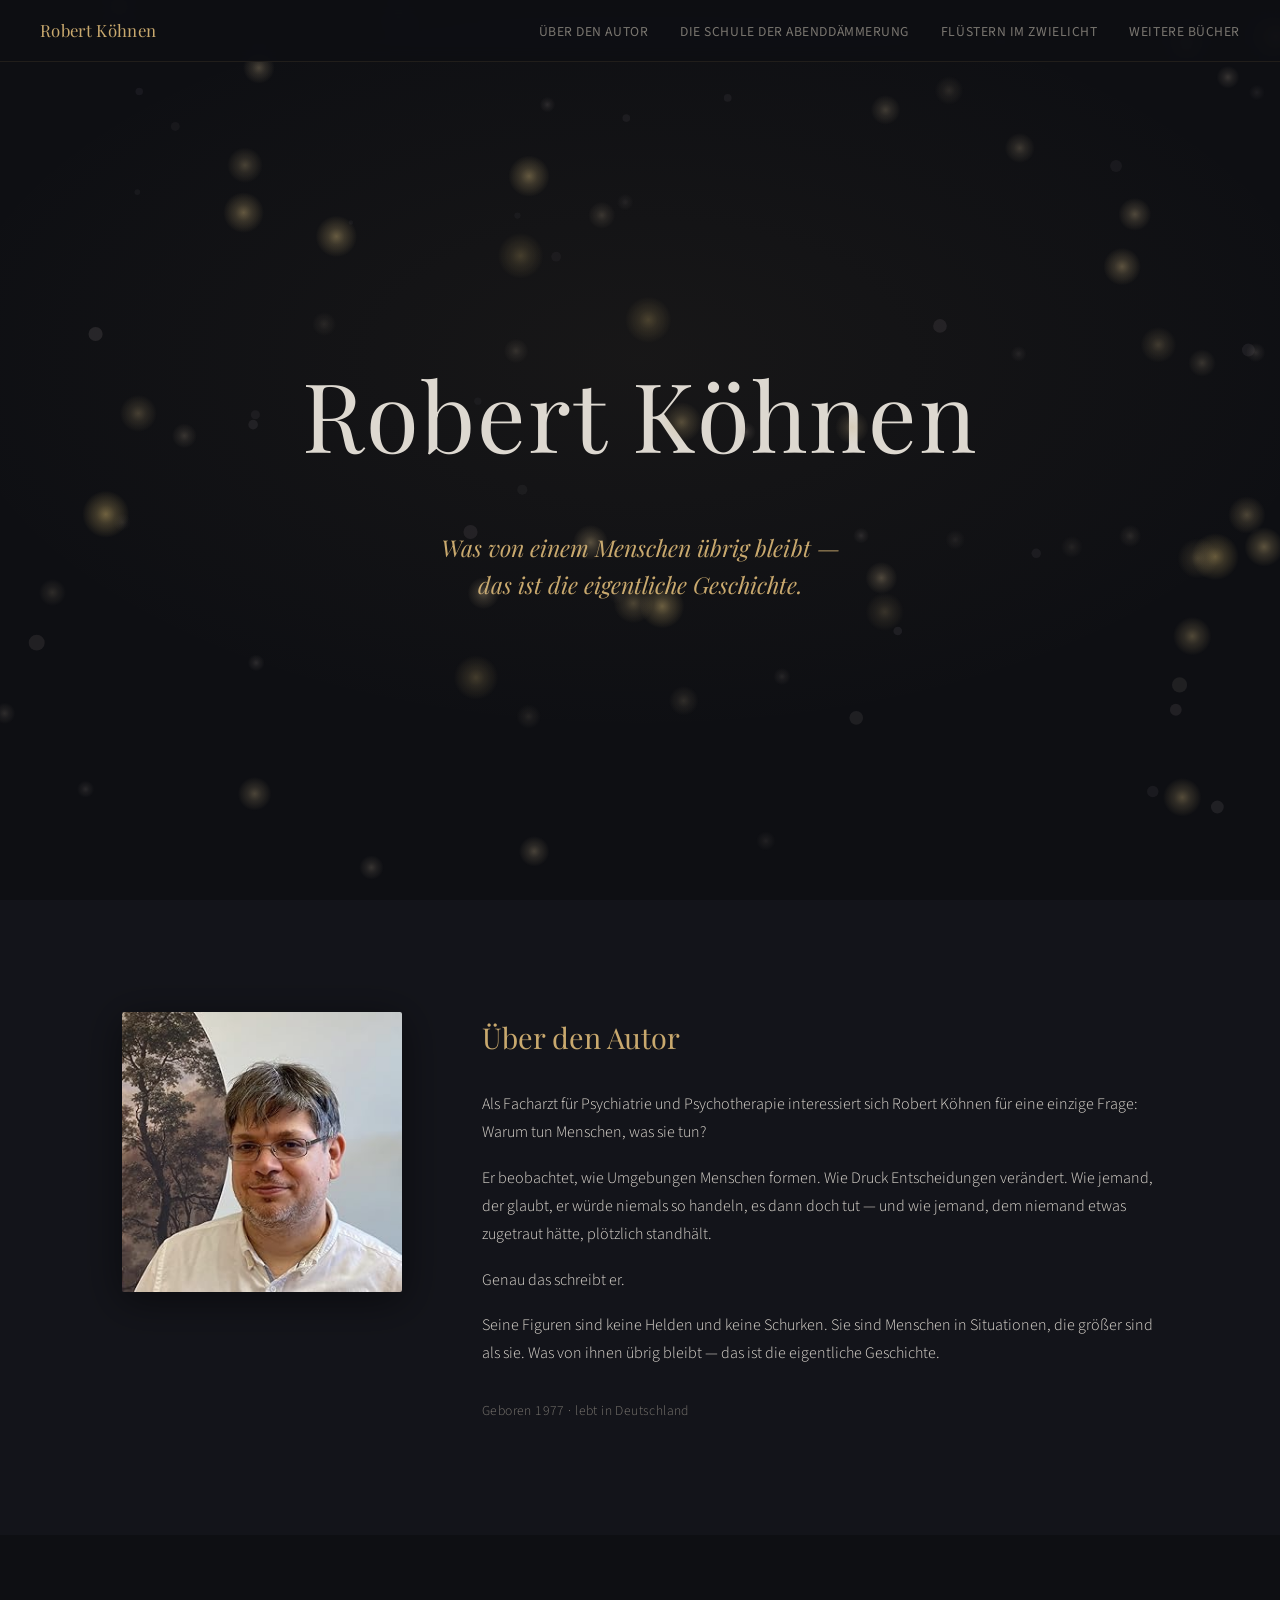
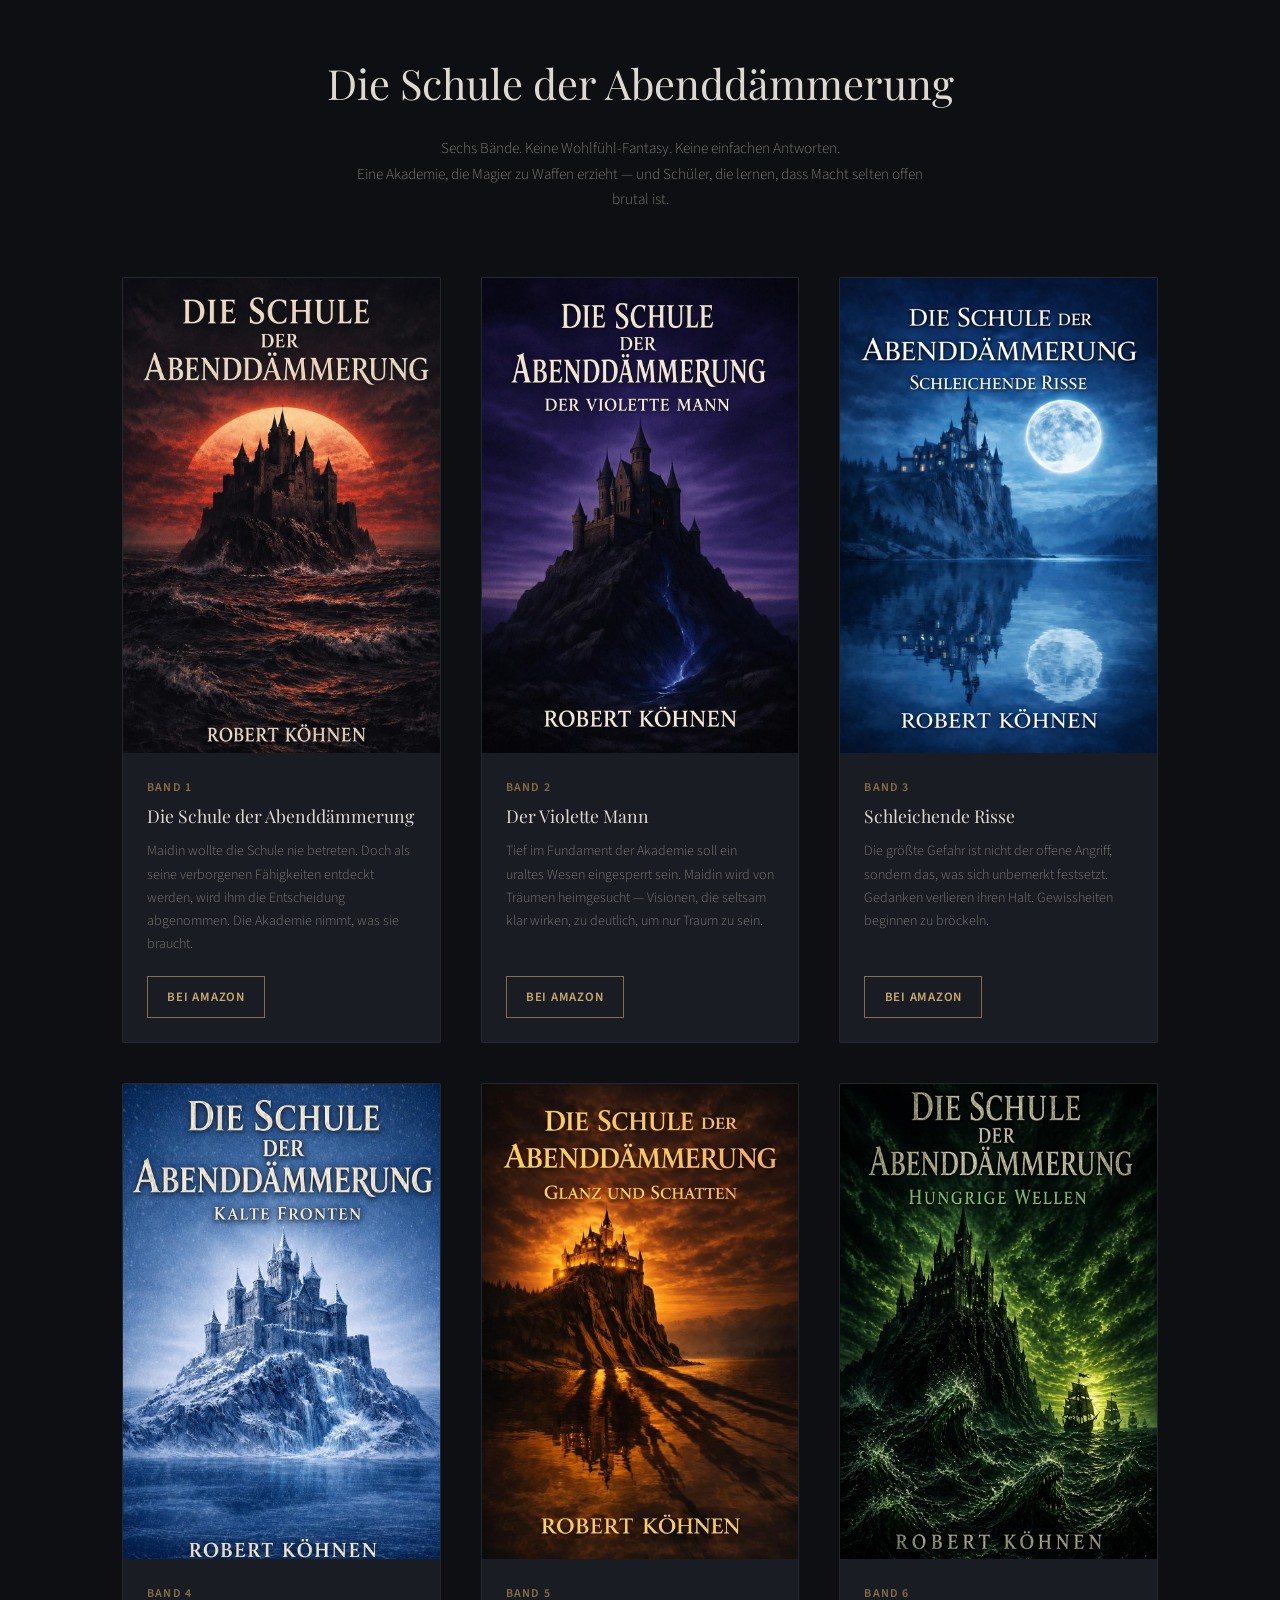
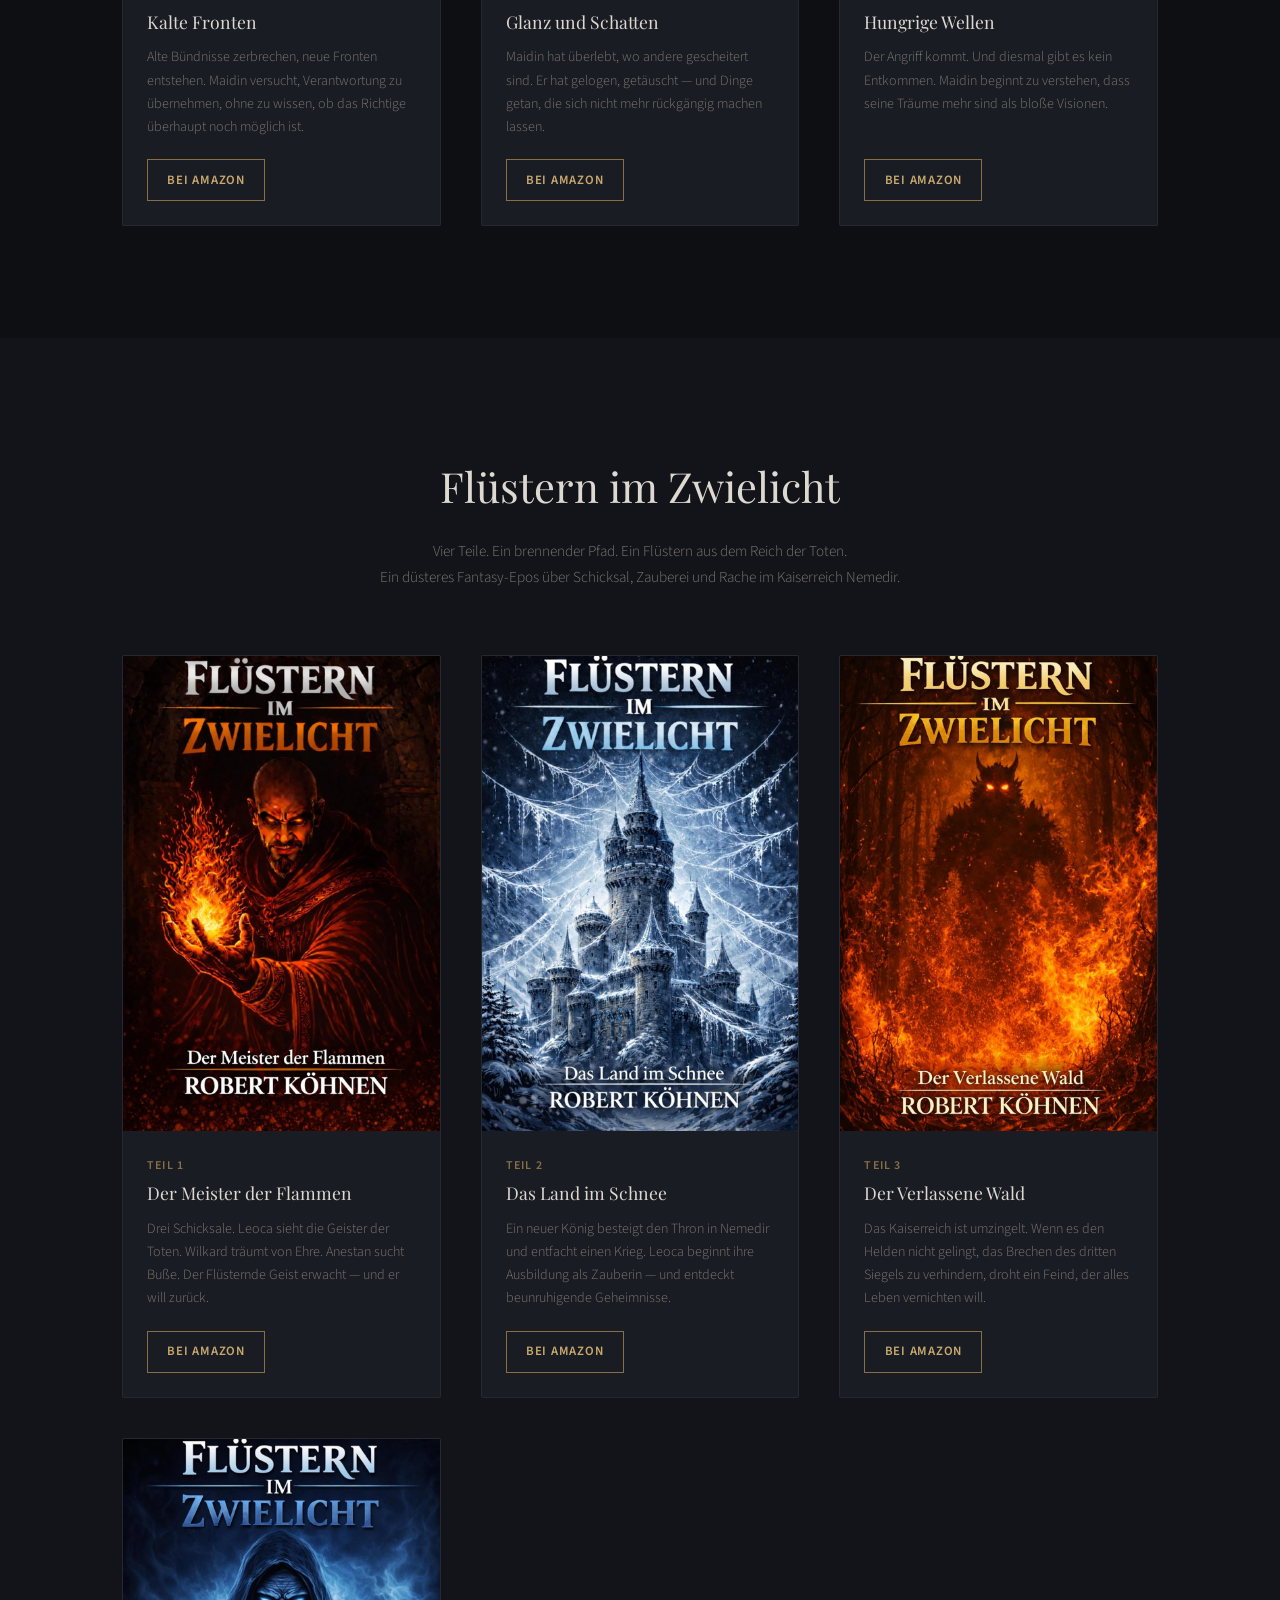
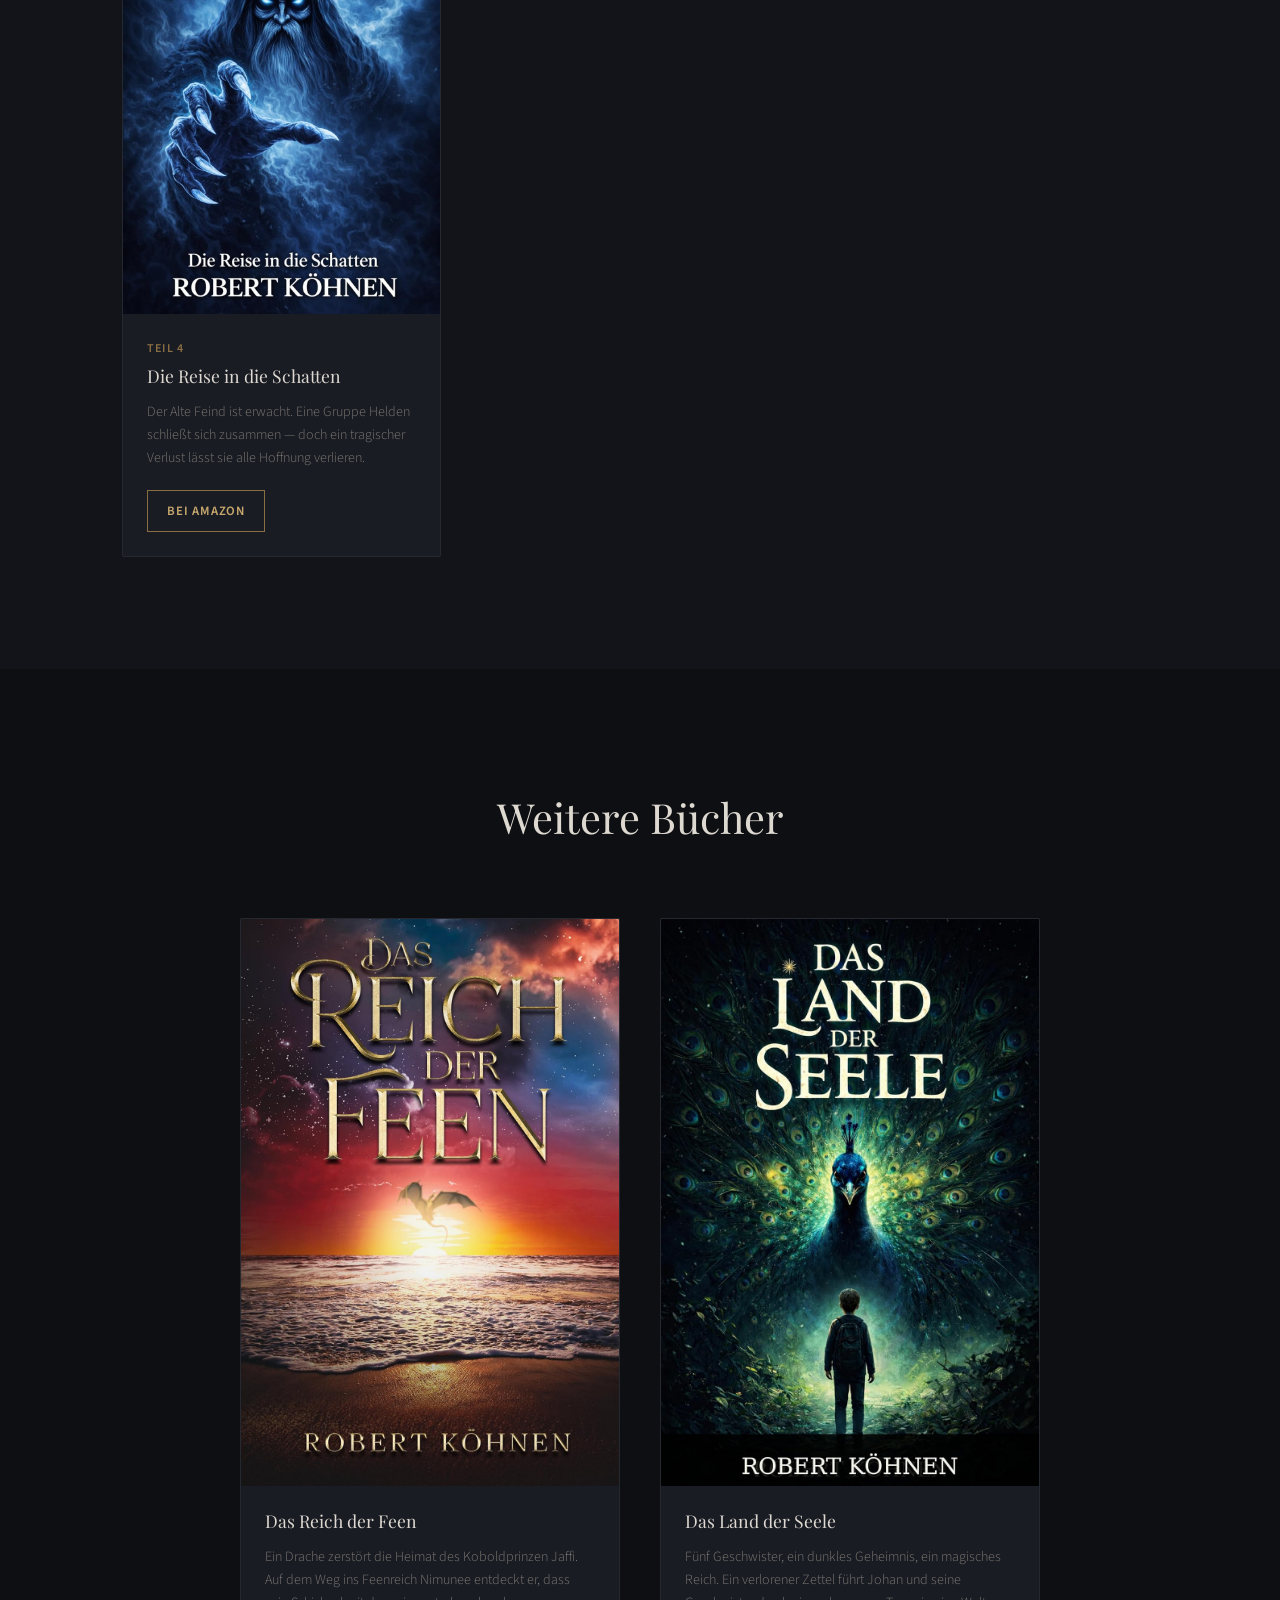
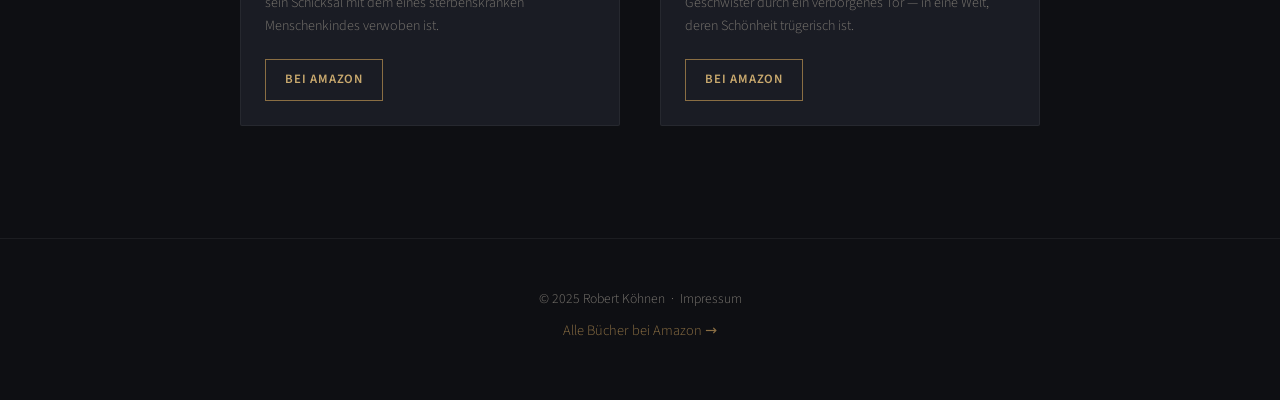
<file: index.html>
<!DOCTYPE html>
<html lang="de">
<head>
  <meta charset="UTF-8">
  <meta name="viewport" content="width=device-width, initial-scale=1.0">
  <title>Robert Köhnen – Autor</title>
  <link rel="icon" href="favicon.svg" type="image/svg+xml">
  <link rel="stylesheet" href="fonts.css">
  <link rel="stylesheet" href="style.css">
</head>

<body>

  <canvas id="particles"></canvas>

  <nav>
    <span class="nav-name">Robert Köhnen</span>
    <ul>
      <li><a href="#autor">Über den Autor</a></li>
      <li><a href="#schule">Die Schule der Abenddämmerung</a></li>
      <li><a href="#fluestern">Flüstern im Zwielicht</a></li>
      <li><a href="#einzelbaende">Weitere Bücher</a></li>
    </ul>
  </nav>

  <!-- HERO -->
  <section class="hero">
    <div class="hero-inner">
      <h1>Robert Köhnen</h1>
      <p class="tagline">Was von einem Menschen übrig bleibt —<br>das ist die eigentliche Geschichte.</p>
    </div>
  </section>

  <!-- AUTOR -->
  <section class="autor" id="autor">
    <div class="container autor-grid">
      <div class="autor-foto">
        <img src="robert_koehnen.jpg" alt="Robert Köhnen">
      </div>
      <div class="autor-text">
        <h2>Über den Autor</h2>
        <p>Als Facharzt für Psychiatrie und Psychotherapie interessiert sich Robert Köhnen für eine einzige Frage: Warum tun Menschen, was sie tun?</p>
        <p>Er beobachtet, wie Umgebungen Menschen formen. Wie Druck Entscheidungen verändert. Wie jemand, der glaubt, er würde niemals so handeln, es dann doch tut — und wie jemand, dem niemand etwas zugetraut hätte, plötzlich standhält.</p>
        <p>Genau das schreibt er.</p>
        <p>Seine Figuren sind keine Helden und keine Schurken. Sie sind Menschen in Situationen, die größer sind als sie. Was von ihnen übrig bleibt — das ist die eigentliche Geschichte.</p>
        <p class="autor-meta">Geboren 1977 · lebt in Deutschland</p>
      </div>
    </div>
  </section>

  <!-- SERIE 1: SCHULE DER ABENDDÄMMERUNG -->
  <section class="serie" id="schule">
    <div class="container">
      <div class="serie-header">
        <h2>Die Schule der Abenddämmerung</h2>
        <p class="serie-beschreibung">Sechs Bände. Keine Wohlfühl-Fantasy. Keine einfachen Antworten.<br>Eine Akademie, die Magier zu Waffen erzieht — und Schüler, die lernen, dass Macht selten offen brutal ist.</p>
      </div>
      <div class="buecher-grid">

        <article class="buch">
          <a href="https://www.amazon.de/dp/B0DW3RSDLP" target="_blank" rel="noopener" class="buch-cover-link">
            <img src="covers/Die_Schule_der_Abenddaemmerung_1.jpg" alt="Die Schule der Abenddämmerung – Band 1">
          </a>
          <div class="buch-info">
            <span class="buch-band">Band 1</span>
            <h3>Die Schule der Abenddämmerung</h3>
            <p>Maidin wollte die Schule nie betreten. Doch als seine verborgenen Fähigkeiten entdeckt werden, wird ihm die Entscheidung abgenommen. Die Akademie nimmt, was sie braucht.</p>
            <a href="https://www.amazon.de/dp/B0DW3RSDLP" target="_blank" rel="noopener" class="btn">Bei Amazon</a>
          </div>
        </article>

        <article class="buch">
          <a href="https://www.amazon.de/dp/B0GFCYH3LP" target="_blank" rel="noopener" class="buch-cover-link">
            <img src="covers/Die_Schule_der_Abenddaemmerung_2_Der_violette_Mann.jpg" alt="Der Violette Mann – Band 2">
          </a>
          <div class="buch-info">
            <span class="buch-band">Band 2</span>
            <h3>Der Violette Mann</h3>
            <p>Tief im Fundament der Akademie soll ein uraltes Wesen eingesperrt sein. Maidin wird von Träumen heimgesucht — Visionen, die seltsam klar wirken, zu deutlich, um nur Traum zu sein.</p>
            <a href="https://www.amazon.de/dp/B0GFCYH3LP" target="_blank" rel="noopener" class="btn">Bei Amazon</a>
          </div>
        </article>

        <article class="buch">
          <a href="https://www.amazon.de/dp/B0GL792RVC" target="_blank" rel="noopener" class="buch-cover-link">
            <img src="covers/Die_Schule_der_Abenddaemmerung_3_Schleichende_Risse.jpg" alt="Schleichende Risse – Band 3">
          </a>
          <div class="buch-info">
            <span class="buch-band">Band 3</span>
            <h3>Schleichende Risse</h3>
            <p>Die größte Gefahr ist nicht der offene Angriff, sondern das, was sich unbemerkt festsetzt. Gedanken verlieren ihren Halt. Gewissheiten beginnen zu bröckeln.</p>
            <a href="https://www.amazon.de/dp/B0GL792RVC" target="_blank" rel="noopener" class="btn">Bei Amazon</a>
          </div>
        </article>

        <article class="buch">
          <a href="https://www.amazon.de/dp/B0GM6MSXHT" target="_blank" rel="noopener" class="buch-cover-link">
            <img src="covers/Die_Schule_der_Abenddaemmerung_4_Kalte_Fronten.jpg" alt="Kalte Fronten – Band 4">
          </a>
          <div class="buch-info">
            <span class="buch-band">Band 4</span>
            <h3>Kalte Fronten</h3>
            <p>Alte Bündnisse zerbrechen, neue Fronten entstehen. Maidin versucht, Verantwortung zu übernehmen, ohne zu wissen, ob das Richtige überhaupt noch möglich ist.</p>
            <a href="https://www.amazon.de/dp/B0GM6MSXHT" target="_blank" rel="noopener" class="btn">Bei Amazon</a>
          </div>
        </article>

        <article class="buch">
          <a href="https://www.amazon.de/dp/B0GTM6X7NL" target="_blank" rel="noopener" class="buch-cover-link">
            <img src="covers/Die_Schule_der_Abenddaemmerung_5_Glanz_und_Schatten.jpg" alt="Glanz und Schatten – Band 5">
          </a>
          <div class="buch-info">
            <span class="buch-band">Band 5</span>
            <h3>Glanz und Schatten</h3>
            <p>Maidin hat überlebt, wo andere gescheitert sind. Er hat gelogen, getäuscht — und Dinge getan, die sich nicht mehr rückgängig machen lassen.</p>
            <a href="https://www.amazon.de/dp/B0GTM6X7NL" target="_blank" rel="noopener" class="btn">Bei Amazon</a>
          </div>
        </article>

        <article class="buch">
          <a href="https://www.amazon.de/dp/B0GYXBF84Q" target="_blank" rel="noopener" class="buch-cover-link">
            <img src="covers/Die_Schule_der_Abenddaemmerung_6_Hungrige_Welten.jpg" alt="Hungrige Wellen – Band 6">
          </a>
          <div class="buch-info">
            <span class="buch-band">Band 6</span>
            <h3>Hungrige Wellen</h3>
            <p>Der Angriff kommt. Und diesmal gibt es kein Entkommen. Maidin beginnt zu verstehen, dass seine Träume mehr sind als bloße Visionen.</p>
            <a href="https://www.amazon.de/dp/B0GYXBF84Q" target="_blank" rel="noopener" class="btn">Bei Amazon</a>
          </div>
        </article>

      </div>
    </div>
  </section>

  <!-- SERIE 2: FLÜSTERN IM ZWIELICHT -->
  <section class="serie serie-alt" id="fluestern">
    <div class="container">
      <div class="serie-header">
        <h2>Flüstern im Zwielicht</h2>
        <p class="serie-beschreibung">Vier Teile. Ein brennender Pfad. Ein Flüstern aus dem Reich der Toten.<br>Ein düsteres Fantasy-Epos über Schicksal, Zauberei und Rache im Kaiserreich Nemedir.</p>
      </div>
      <div class="buecher-grid">

        <article class="buch">
          <a href="https://www.amazon.de/dp/B0DW3TN7VP" target="_blank" rel="noopener" class="buch-cover-link">
            <img src="covers/Fluestern_im_Zwielicht_1_Der Meister_der_Flammen.jpg" alt="Der Meister der Flammen – Teil 1">
          </a>
          <div class="buch-info">
            <span class="buch-band">Teil 1</span>
            <h3>Der Meister der Flammen</h3>
            <p>Drei Schicksale. Leoca sieht die Geister der Toten. Wilkard träumt von Ehre. Anestan sucht Buße. Der Flüsternde Geist erwacht — und er will zurück.</p>
            <a href="https://www.amazon.de/dp/B0DW3TN7VP" target="_blank" rel="noopener" class="btn">Bei Amazon</a>
          </div>
        </article>

        <article class="buch">
          <a href="https://www.amazon.de/dp/B0F2HV4L21" target="_blank" rel="noopener" class="buch-cover-link">
            <img src="covers/Fluestern_im_Zwielicht_2_Das_Land_im_Schnee.jpg" alt="Das Land im Schnee – Teil 2">
          </a>
          <div class="buch-info">
            <span class="buch-band">Teil 2</span>
            <h3>Das Land im Schnee</h3>
            <p>Ein neuer König besteigt den Thron in Nemedir und entfacht einen Krieg. Leoca beginnt ihre Ausbildung als Zauberin — und entdeckt beunruhigende Geheimnisse.</p>
            <a href="https://www.amazon.de/dp/B0F2HV4L21" target="_blank" rel="noopener" class="btn">Bei Amazon</a>
          </div>
        </article>

        <article class="buch">
          <a href="https://www.amazon.de/dp/B0F2HWT17M" target="_blank" rel="noopener" class="buch-cover-link">
            <img src="covers/Fluestern_im_Zwielicht_3_Der_Verlassene_Wald.jpg" alt="Der Verlassene Wald – Teil 3">
          </a>
          <div class="buch-info">
            <span class="buch-band">Teil 3</span>
            <h3>Der Verlassene Wald</h3>
            <p>Das Kaiserreich ist umzingelt. Wenn es den Helden nicht gelingt, das Brechen des dritten Siegels zu verhindern, droht ein Feind, der alles Leben vernichten will.</p>
            <a href="https://www.amazon.de/dp/B0F2HWT17M" target="_blank" rel="noopener" class="btn">Bei Amazon</a>
          </div>
        </article>

        <article class="buch">
          <a href="https://www.amazon.de/dp/B0F2HX351V" target="_blank" rel="noopener" class="buch-cover-link">
            <img src="covers/Fluestern_im_Zwielicht_4_Die_Reise_in_die_Schatten.jpg" alt="Die Reise in die Schatten – Teil 4">
          </a>
          <div class="buch-info">
            <span class="buch-band">Teil 4</span>
            <h3>Die Reise in die Schatten</h3>
            <p>Der Alte Feind ist erwacht. Eine Gruppe Helden schließt sich zusammen — doch ein tragischer Verlust lässt sie alle Hoffnung verlieren.</p>
            <a href="https://www.amazon.de/dp/B0F2HX351V" target="_blank" rel="noopener" class="btn">Bei Amazon</a>
          </div>
        </article>

      </div>
    </div>
  </section>

  <!-- EINZELBÄNDE -->
  <section class="serie" id="einzelbaende">
    <div class="container">
      <div class="serie-header">
        <h2>Weitere Bücher</h2>
      </div>
      <div class="buecher-grid buecher-grid--zwei">

        <article class="buch">
          <a href="https://www.amazon.de/dp/B0DDQDQMM8" target="_blank" rel="noopener" class="buch-cover-link">
            <img src="covers/Das_Reich_der_Feen.jpg" alt="Das Reich der Feen">
          </a>
          <div class="buch-info">
            <h3>Das Reich der Feen</h3>
            <p>Ein Drache zerstört die Heimat des Koboldprinzen Jaffi. Auf dem Weg ins Feenreich Nimunee entdeckt er, dass sein Schicksal mit dem eines sterbenskranken Menschenkindes verwoben ist.</p>
            <a href="https://www.amazon.de/dp/B0DDQDQMM8" target="_blank" rel="noopener" class="btn">Bei Amazon</a>
          </div>
        </article>

        <article class="buch">
          <a href="https://www.amazon.de/dp/B0GN89JVM9" target="_blank" rel="noopener" class="buch-cover-link">
            <img src="covers/Das_Land_der_Seele.jpg" alt="Das Land der Seele">
          </a>
          <div class="buch-info">
            <h3>Das Land der Seele</h3>
            <p>Fünf Geschwister, ein dunkles Geheimnis, ein magisches Reich. Ein verlorener Zettel führt Johan und seine Geschwister durch ein verborgenes Tor — in eine Welt, deren Schönheit trügerisch ist.</p>
            <a href="https://www.amazon.de/dp/B0GN89JVM9" target="_blank" rel="noopener" class="btn">Bei Amazon</a>
          </div>
        </article>

      </div>
    </div>
  </section>

  <!-- FOOTER -->
  <footer>
    <div class="container">
      <p>© 2025 Robert Köhnen &nbsp;·&nbsp; <a href="impressum.html">Impressum</a></p>
      <p class="footer-amazon"><a href="https://www.amazon.de/stores/Robert-K%C3%B6hnen/author/B0DGB2V4HJ" target="_blank" rel="noopener">Alle Bücher bei Amazon →</a></p>
    </div>
  </footer>

  <script>
    const canvas = document.getElementById('particles');
    const ctx = canvas.getContext('2d');
    let particles = [];

    function resize() {
      canvas.width  = window.innerWidth;
      canvas.height = window.innerHeight;
    }

    function randomBetween(a, b) {
      return a + Math.random() * (b - a);
    }

    function createParticle() {
      // depth 0 = weit weg (klein, dunkel, langsam), depth 1 = nah (groß, hell, schnell)
      const depth = randomBetween(0, 1);
      return {
        x:       randomBetween(0, canvas.width),
        y:       randomBetween(0, canvas.height),
        depth,
        size:    2 + depth * 22,          // 2px (fern) bis 24px (nah)
        speedY:  0.05 + depth * 0.5,
        speedX:  randomBetween(-0.05, 0.05) * (0.3 + depth),
        opacity: 0.056 + depth * 0.455,
        flicker: randomBetween(0, Math.PI * 2),
      };
    }

    function init() {
      resize();
      particles = Array.from({ length: 90 }, createParticle);
      // Nach Tiefe sortieren: ferne zuerst zeichnen, nahe obendrauf
      particles.sort((a, b) => a.depth - b.depth);
    }

    function draw() {
      ctx.clearRect(0, 0, canvas.width, canvas.height);

      particles.forEach(p => {
        p.flicker += 0.008 + p.depth * 0.01;
        const alpha = p.opacity * (0.75 + 0.25 * Math.sin(p.flicker));

        // Farbabstufung: fern = kühles Blaugrau, nah = warmes Gold
        const r = Math.round(160 + p.depth * 55);   // 160 → 215
        const g = Math.round(155 + p.depth * 30);   // 155 → 185
        const b = Math.round(180 - p.depth * 70);   // 180 → 110

        // Nahe Partikel: Glüheffekt via radialen Gradienten
        if (p.size > 8) {
          const grad = ctx.createRadialGradient(p.x, p.y, 0, p.x, p.y, p.size);
          grad.addColorStop(0,   `rgba(${r}, ${g}, ${b}, ${alpha})`);
          grad.addColorStop(0.4, `rgba(${r}, ${g}, ${b}, ${alpha * 0.5})`);
          grad.addColorStop(1,   `rgba(${r}, ${g}, ${b}, 0)`);
          ctx.beginPath();
          ctx.arc(p.x, p.y, p.size, 0, Math.PI * 2);
          ctx.fillStyle = grad;
          ctx.fill();
        } else {
          ctx.beginPath();
          ctx.arc(p.x, p.y, p.size, 0, Math.PI * 2);
          ctx.fillStyle = `rgba(${r}, ${g}, ${b}, ${alpha})`;
          ctx.fill();
        }

        p.y -= p.speedY;
        p.x += p.speedX;

        if (p.y < -p.size * 2) {
          p.y = canvas.height + p.size;
          p.x = randomBetween(0, canvas.width);
        }
      });

      requestAnimationFrame(draw);
    }

    window.addEventListener('resize', () => { resize(); });
    init();
    draw();
  </script>
</body>
</html>
</file>
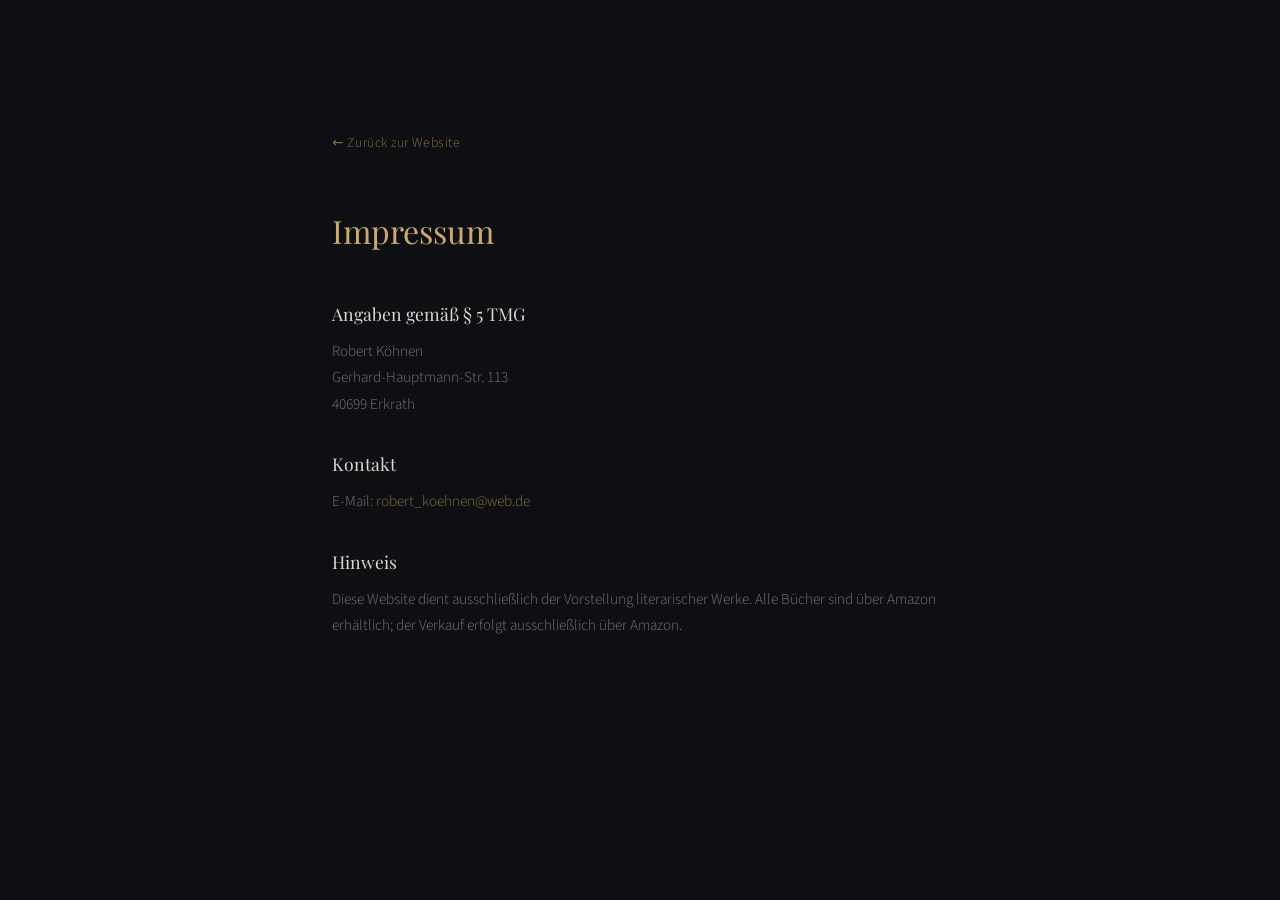
<file: impressum.html>
<!DOCTYPE html>
<html lang="de">
<head>
  <meta charset="UTF-8">
  <meta name="viewport" content="width=device-width, initial-scale=1.0">
  <title>Impressum – Robert Köhnen</title>
  <link rel="icon" href="favicon.svg" type="image/svg+xml">
  <link rel="stylesheet" href="fonts.css">
  <link rel="stylesheet" href="style.css">
  <style>
    .impressum {
      max-width: 680px;
      margin: 0 auto;
      padding: 8rem 2rem 6rem;
    }
    .impressum h1 {
      font-family: var(--serif);
      font-size: 2rem;
      font-weight: 400;
      color: var(--gold);
      margin-bottom: 2.5rem;
    }
    .impressum h2 {
      font-family: var(--serif);
      font-size: 1.1rem;
      font-weight: 400;
      color: var(--text);
      margin: 2rem 0 0.5rem;
    }
    .impressum p {
      color: var(--text-muted);
      font-size: 0.95rem;
      line-height: 1.75;
    }
    .impressum a {
      color: var(--gold-dim);
    }
    .impressum a:hover {
      color: var(--gold);
    }
    .back-link {
      display: inline-block;
      margin-bottom: 3rem;
      font-size: 0.85rem;
      color: var(--text-muted);
      letter-spacing: 0.04em;
    }
    .back-link:hover {
      color: var(--gold);
    }
  </style>
</head>
<body>
  <div class="impressum">
    <a href="index.html" class="back-link">← Zurück zur Website</a>

    <h1>Impressum</h1>

    <h2>Angaben gemäß § 5 TMG</h2>
    <p>
      Robert Köhnen<br>
      Gerhard-Hauptmann-Str. 113<br>
      40699 Erkrath
    </p>

    <h2>Kontakt</h2>
    <p>
      E-Mail: <a href="mailto:robert_koehnen@web.de">robert_koehnen@web.de</a>
    </p>

    <h2>Hinweis</h2>
    <p>
      Diese Website dient ausschließlich der Vorstellung literarischer Werke.
      Alle Bücher sind über Amazon erhältlich; der Verkauf erfolgt ausschließlich über Amazon.
    </p>
  </div>
</body>
</html>
</file>
<file: fonts.css>
@font-face {
  font-family: 'Playfair Display';
  font-style: normal;
  font-weight: 400 700;
  font-display: swap;
  src: url('fonts/playfair.woff2') format('woff2');
  unicode-range: U+0000-00FF, U+0131, U+0152-0153, U+02BB-02BC, U+02C6, U+02DA, U+02DC, U+0304, U+0308, U+0329, U+2000-206F, U+20AC, U+2122, U+2191, U+2193, U+2212, U+2215, U+FEFF, U+FFFD;
}

@font-face {
  font-family: 'Playfair Display';
  font-style: italic;
  font-weight: 400;
  font-display: swap;
  src: url('fonts/playfair-italic.woff2') format('woff2');
  unicode-range: U+0000-00FF, U+0131, U+0152-0153, U+02BB-02BC, U+02C6, U+02DA, U+02DC, U+0304, U+0308, U+0329, U+2000-206F, U+20AC, U+2122, U+2191, U+2193, U+2212, U+2215, U+FEFF, U+FFFD;
}

@font-face {
  font-family: 'Source Sans 3';
  font-style: normal;
  font-weight: 300 600;
  font-display: swap;
  src: url('fonts/source-sans-3.woff2') format('woff2');
  unicode-range: U+0000-00FF, U+0131, U+0152-0153, U+02BB-02BC, U+02C6, U+02DA, U+02DC, U+0304, U+0308, U+0329, U+2000-206F, U+20AC, U+2122, U+2191, U+2193, U+2212, U+2215, U+FEFF, U+FFFD;
}
</file>
<file: style.css>
/* ── Particles ── */
#particles {
  position: fixed;
  top: 0; left: 0;
  width: 100%; height: 100%;
  pointer-events: none;
  z-index: 10;
}

/* ── Reset & Base ── */
*, *::before, *::after { box-sizing: border-box; margin: 0; padding: 0; }

:root {
  --bg:         #0e0f13;
  --bg-alt:     #13141a;
  --surface:    #1a1c24;
  --gold:       #c9a96e;
  --gold-dim:   #8a6e43;
  --text:       #ddd8d0;
  --text-muted: #7a7670;
  --serif:      'Playfair Display', Georgia, serif;
  --sans:       'Source Sans 3', system-ui, sans-serif;
}

html { scroll-behavior: smooth; }

body {
  background: var(--bg);
  color: var(--text);
  font-family: var(--sans);
  font-weight: 300;
  font-size: 1rem;
  line-height: 1.75;
}

a { color: var(--gold); text-decoration: none; }
a:hover { color: var(--text); }

img { display: block; max-width: 100%; }

.container {
  max-width: 1100px;
  margin: 0 auto;
  padding: 0 2rem;
}

/* ── Nav ── */
nav {
  position: fixed;
  top: 0; left: 0; right: 0;
  z-index: 100;
  display: flex;
  align-items: center;
  justify-content: space-between;
  padding: 1rem 2.5rem;
  background: rgba(14, 15, 19, 0.9);
  backdrop-filter: blur(8px);
  border-bottom: 1px solid rgba(201, 169, 110, 0.1);
}

.nav-name {
  font-family: var(--serif);
  font-size: 1.05rem;
  color: var(--gold);
  letter-spacing: 0.02em;
}

nav ul {
  list-style: none;
  display: flex;
  gap: 2rem;
}

nav ul a {
  font-size: 0.85rem;
  font-weight: 400;
  letter-spacing: 0.04em;
  color: var(--text-muted);
  text-transform: uppercase;
  transition: color 0.2s;
}

nav ul a:hover { color: var(--gold); }

/* ── Hero ── */
.hero {
  min-height: 100vh;
  display: flex;
  align-items: center;
  justify-content: center;
  text-align: center;
  padding: 6rem 2rem 4rem;
  background:
    radial-gradient(ellipse 80% 60% at 50% 40%, rgba(201,169,110,0.05) 0%, transparent 70%),
    var(--bg);
  position: relative;
}

.hero::after {
  content: '';
  position: absolute;
  bottom: 0; left: 0; right: 0;
  height: 120px;
  background: linear-gradient(to bottom, transparent, var(--bg));
}

.hero-inner { max-width: 700px; }

.hero h1 {
  font-family: var(--serif);
  font-size: clamp(3rem, 8vw, 6rem);
  font-weight: 400;
  letter-spacing: 0.02em;
  color: var(--text);
  margin-bottom: 2rem;
}

.tagline {
  font-family: var(--serif);
  font-style: italic;
  font-size: clamp(1.1rem, 2.5vw, 1.45rem);
  color: var(--gold);
  line-height: 1.6;
}

/* ── Autor ── */
.autor {
  padding: 7rem 0;
  background: var(--bg-alt);
}

.autor-grid {
  display: grid;
  grid-template-columns: 280px 1fr;
  gap: 5rem;
  align-items: start;
}

.autor-foto img {
  width: 100%;
  border-radius: 2px;
  filter: grayscale(20%);
  box-shadow: 0 8px 40px rgba(0,0,0,0.5);
}

.autor-text h2 {
  font-family: var(--serif);
  font-size: 1.8rem;
  font-weight: 400;
  color: var(--gold);
  margin-bottom: 1.75rem;
}

.autor-text p { margin-bottom: 1.1rem; }
.autor-text p:last-of-type { margin-bottom: 0; }

.autor-meta {
  margin-top: 2rem !important;
  font-size: 0.85rem;
  color: var(--text-muted);
  letter-spacing: 0.03em;
}

/* ── Serien ── */
.serie {
  padding: 7rem 0;
  background: var(--bg);
}

.serie-alt {
  background: var(--bg-alt);
}

.serie-header {
  text-align: center;
  margin-bottom: 4rem;
}

.serie-header h2 {
  font-family: var(--serif);
  font-size: clamp(1.8rem, 4vw, 2.6rem);
  font-weight: 400;
  color: var(--text);
  margin-bottom: 1rem;
}

.serie-beschreibung {
  color: var(--text-muted);
  font-size: 0.95rem;
  max-width: 600px;
  margin: 0 auto;
  line-height: 1.7;
}

/* ── Bücher-Grid ── */
.buecher-grid {
  display: grid;
  grid-template-columns: repeat(auto-fill, minmax(280px, 1fr));
  gap: 2.5rem;
}

.buecher-grid--zwei {
  grid-template-columns: repeat(auto-fill, minmax(340px, 1fr));
  max-width: 800px;
  margin: 0 auto;
}

.buch {
  display: flex;
  flex-direction: column;
  background: var(--surface);
  border: 1px solid rgba(255,255,255,0.05);
  border-radius: 2px;
  overflow: hidden;
  transition: transform 0.3s, box-shadow 0.3s;
}

.buch:hover {
  transform: translateY(-4px);
  box-shadow: 0 12px 40px rgba(0,0,0,0.4);
}

.buch-cover-link {
  display: block;
  overflow: hidden;
  aspect-ratio: 2/3;
  background: #0a0b0e;
}

.buch-cover-link img {
  width: 100%;
  height: 100%;
  object-fit: cover;
  transition: transform 0.4s;
}

.buch:hover .buch-cover-link img {
  transform: scale(1.03);
}

.buch-info {
  padding: 1.5rem;
  display: flex;
  flex-direction: column;
  flex: 1;
}

.buch-band {
  font-size: 0.75rem;
  font-weight: 600;
  letter-spacing: 0.1em;
  text-transform: uppercase;
  color: var(--gold-dim);
  margin-bottom: 0.4rem;
}

.buch-info h3 {
  font-family: var(--serif);
  font-size: 1.1rem;
  font-weight: 400;
  color: var(--text);
  margin-bottom: 0.8rem;
  line-height: 1.3;
}

.buch-info p {
  font-size: 0.88rem;
  color: var(--text-muted);
  line-height: 1.65;
  flex: 1;
  margin-bottom: 1.25rem;
}

.btn {
  display: inline-block;
  padding: 0.55rem 1.2rem;
  border: 1px solid var(--gold-dim);
  color: var(--gold);
  font-family: var(--sans);
  font-size: 0.8rem;
  font-weight: 600;
  letter-spacing: 0.06em;
  text-transform: uppercase;
  transition: background 0.2s, color 0.2s;
  align-self: flex-start;
}

.btn:hover {
  background: var(--gold);
  color: var(--bg);
}

/* ── Footer ── */
footer {
  padding: 3rem 0;
  border-top: 1px solid rgba(255,255,255,0.06);
  background: var(--bg);
  text-align: center;
}

footer p {
  font-size: 0.85rem;
  color: var(--text-muted);
  margin-bottom: 0.5rem;
}

footer a { color: var(--text-muted); }
footer a:hover { color: var(--gold); }

.footer-amazon a {
  color: var(--gold-dim);
  font-size: 0.9rem;
}

.footer-amazon a:hover { color: var(--gold); }

/* ── Responsive ── */
@media (max-width: 768px) {
  nav ul { display: none; }

  .autor-grid {
    grid-template-columns: 1fr;
    gap: 2.5rem;
  }

  .autor-foto img {
    max-width: 220px;
    margin: 0 auto;
  }

  .buecher-grid {
    grid-template-columns: repeat(auto-fill, minmax(240px, 1fr));
    gap: 1.5rem;
  }

  .buecher-grid--zwei {
    grid-template-columns: 1fr;
  }
}
</file>
